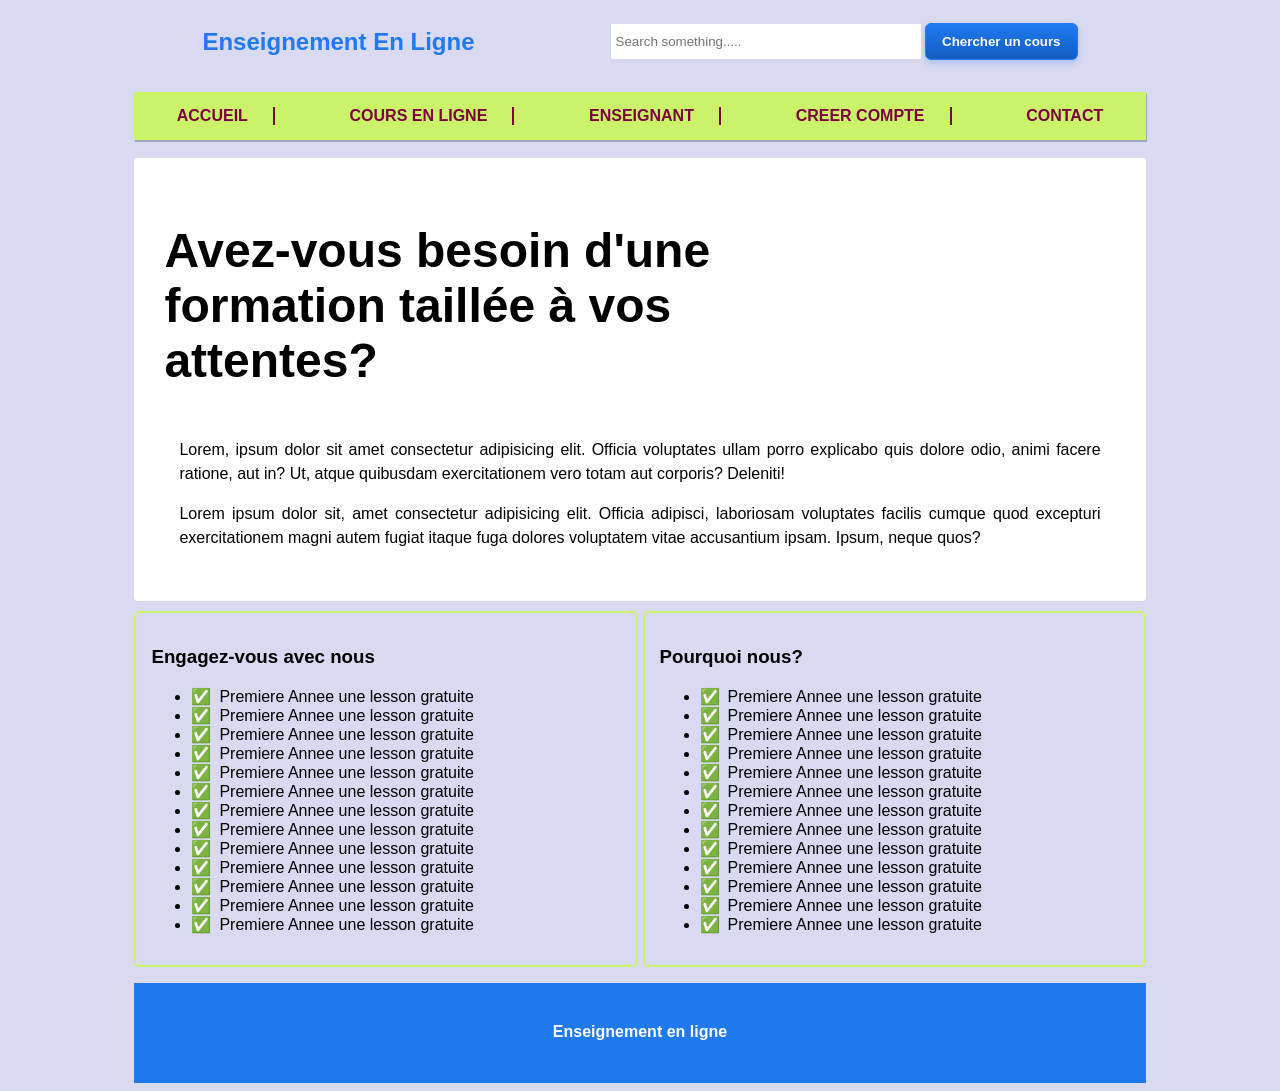
<file: index.html>
<!DOCTYPE html>
<html lang="en">
    <head>
        <meta charset="utf-8"/>
        <meta name="viewport" content="width=device-width, initial-scale=1"/>
        <title>Cascading Style Sheet - CSS</title>
        <link rel="stylesheet" href="css/styles.css">
    </head>
    <body>
        <!-- Commencement de l'entete du document web -->
        <header id="entete_pge">
            <nav id="navigation">
                <div class="contenaire-logo">
                    <h1 class="logo-text">Enseignement en ligne</h1>
                    <form action="#" method="post" class="formSearch">
                        <input type="text" id="input-chercher" placeholder="Search something.....">
                        <input type="submit" value="Chercher un cours" class="input-btn">
                    </form> 
                </div>

                <ul class="menu">
                    <li class="menu_item">
                        <a href="acceuil.html" class="menu_item-link">Accueil</a>
                    </li>
                    <li class="menu_item">
                        <a href="coursenligne.html" class="menu_item-link">Cours en ligne</a>
                    </li>
                    <li class="menu_item">
                        <a href="enseignant.html" class="menu_item-link">Enseignant</a>
                    </li>
                    <li class="menu_item">
                        <a href="creercompte.html" class="menu_item-link">creer compte</a>
                    </li>
                    <li class="menu_item">
                        <a href="contact.html" class="menu_item-link">Contact</a>
                    </li>
                </ul>
            </nav>
        </header>

        <!-- Le contenaire principal du document web -->
         <main>
            <section class="section-enseignement">
                <h2 class="titre_enseignement">Avez-vous besoin d'une formation taillée à vos attentes?</h2>
                <p class="paragraphe_enseignement">
                    Lorem, ipsum dolor sit amet consectetur 
                    adipisicing elit. Officia voluptates ullam porro explicabo quis dolore odio, animi facere ratione, 
                    aut in? Ut, atque quibusdam exercitationem vero totam aut corporis? Deleniti!
                </p>

                <p class="paragraphe_enseignement">
                    Lorem ipsum dolor sit, amet consectetur adipisicing elit. 
                    Officia adipisci, laboriosam voluptates facilis cumque quod excepturi exercitationem magni autem 
                    fugiat itaque fuga dolores voluptatem vitae accusantium ipsam. Ipsum, neque quos?
                </p>

            </section>

            <section class="section-box">
                <div class="box-left">
                    <h3>Engagez-vous avec nous</h3>
                    <ul>
                        <li><span class="item-icon">✅</span>Premiere Annee une lesson gratuite</li>
                        <li><span class="item-icon">✅</span>Premiere Annee une lesson gratuite</li>
                        <li><span class="item-icon">✅</span>Premiere Annee une lesson gratuite</li>
                        <li><span class="item-icon">✅</span>Premiere Annee une lesson gratuite</li>
                        <li><span class="item-icon">✅</span>Premiere Annee une lesson gratuite</li>
                        <li><span class="item-icon">✅</span>Premiere Annee une lesson gratuite</li>
                        <li><span class="item-icon">✅</span>Premiere Annee une lesson gratuite</li>
                        <li><span class="item-icon">✅</span>Premiere Annee une lesson gratuite</li>
                        <li><span class="item-icon">✅</span>Premiere Annee une lesson gratuite</li>
                        <li><span class="item-icon">✅</span>Premiere Annee une lesson gratuite</li>
                        <li><span class="item-icon">✅</span>Premiere Annee une lesson gratuite</li>
                        <li><span class="item-icon">✅</span>Premiere Annee une lesson gratuite</li>
                        <li><span class="item-icon">✅</span>Premiere Annee une lesson gratuite</li>
                    </ul>
                </div>
                <div class="box-right">
                    <h3>Pourquoi nous?</h3>
                    <ul>
                        <li><span class="item-icon">✅</span>Premiere Annee une lesson gratuite</li>
                        <li><span class="item-icon">✅</span>Premiere Annee une lesson gratuite</li>
                        <li><span class="item-icon">✅</span>Premiere Annee une lesson gratuite</li>
                        <li><span class="item-icon">✅</span>Premiere Annee une lesson gratuite</li>
                        <li><span class="item-icon">✅</span>Premiere Annee une lesson gratuite</li>
                        <li><span class="item-icon">✅</span>Premiere Annee une lesson gratuite</li>
                        <li><span class="item-icon">✅</span>Premiere Annee une lesson gratuite</li>
                        <li><span class="item-icon">✅</span>Premiere Annee une lesson gratuite</li>
                        <li><span class="item-icon">✅</span>Premiere Annee une lesson gratuite</li>
                        <li><span class="item-icon">✅</span>Premiere Annee une lesson gratuite</li>
                        <li><span class="item-icon">✅</span>Premiere Annee une lesson gratuite</li>
                        <li><span class="item-icon">✅</span>Premiere Annee une lesson gratuite</li>
                        <li><span class="item-icon">✅</span>Premiere Annee une lesson gratuite</li>
                    </ul>

                </div>
            </section>

         </main>

         <!-- Le pieds de page -->
        <footer style="background-color: #1f79ef; font-weight: bold; color: white; text-align: center;">
            <p style="padding: 40px;">Enseignement en ligne</p>
        </footer>


    </body>


</html>
</file>
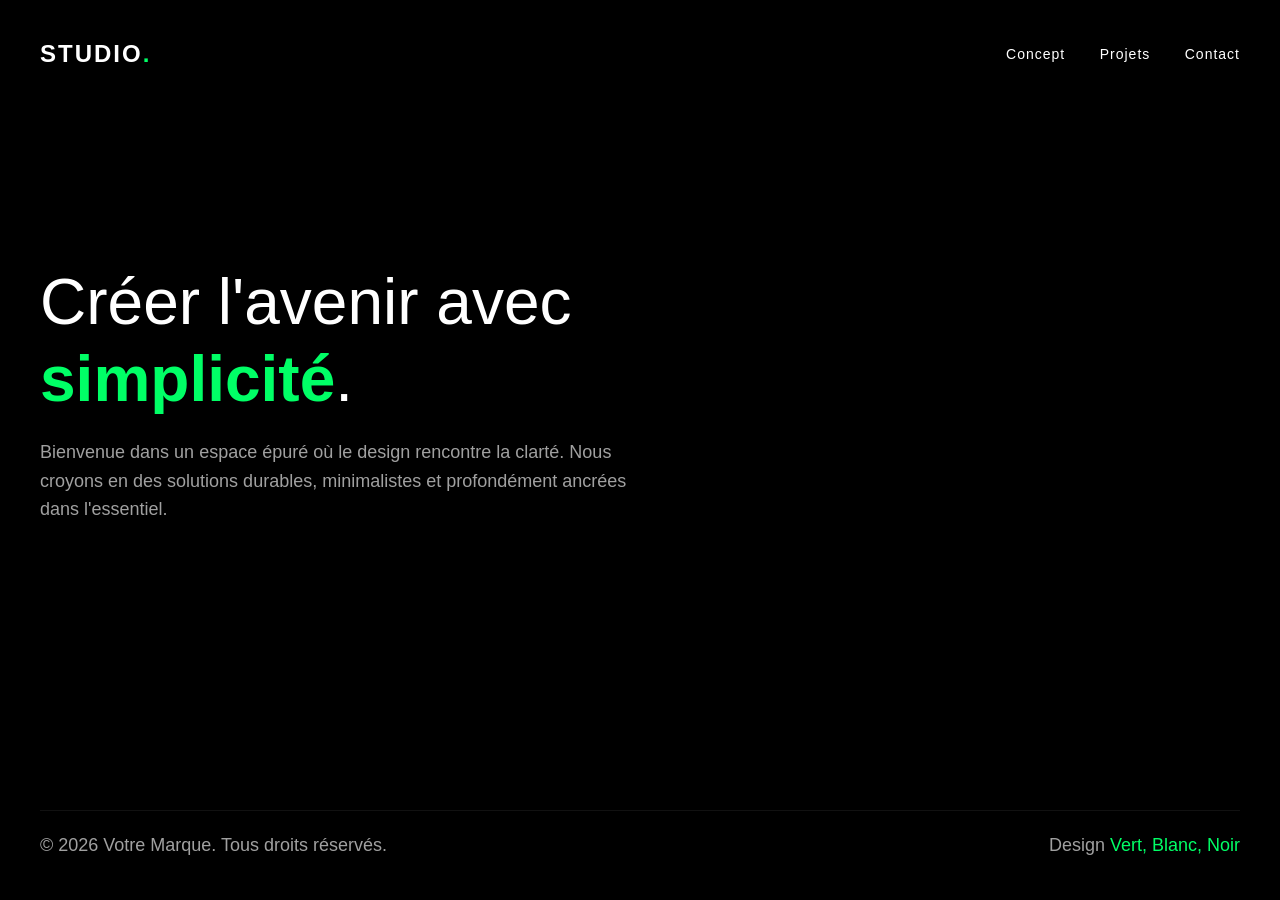
<file: acceuil.html>
<!DOCTYPE html>
<html lang="fr">
<head>
    <meta charset="UTF-8">
    <meta name="viewport" content="width=device-width, initial-scale=1.0">
    <title>Accueil Minimaliste</title>
    <style>
        * {
            margin: 0;
            padding: 0;
            box-sizing: border-box;
            font-family: 'Segoe UI', Tahoma, Geneva, Verdana, sans-serif;
        }

        body {
            background-color: #000000; /* Noir */
            color: #ffffff; /* Blanc */
            height: 100vh;
            display: flex;
            flex-direction: column;
            justify-content: space-between;
            padding: 40px;
        }

        header {
            display: flex;
            justify-content: space-between;
            align-items: center;
        }

        .logo {
            font-size: 24px;
            font-weight: bold;
            letter-spacing: 2px;
        }

        .logo span {
            color: #00ff66; /* Vert éclatant */
        }

        nav a {
            color: #ffffff;
            text-decoration: none;
            margin-left: 30px;
            font-size: 14px;
            letter-spacing: 1px;
            transition: color 0.3s ease;
        }

        nav a:hover {
            color: #00ff66; /* Devient vert au survol */
        }

        main {
            max-width: 800px;
            margin-top: -10vh; /* Centre légèrement vers le haut pour l'esthétique */
        }

        h1 {
            font-size: 64px;
            font-weight: 300;
            line-height: 1.2;
            margin-bottom: 20px;
        }

        h1 span {
            color: #00ff66;
            font-weight: 700;
        }

        p {
            font-size: 18px;
            color: #a0a0a0; /* Blanc estompé pour le contraste */
            max-width: 600px;
            line-height: 1.6;
        }

        footer {
            display: flex;
            justify-content: space-between;
            font-size: 12px;
            color: #444444; /* Noir/Gris très sombre pour la discrétion */
            border-top: 1px solid #111111;
            padding-top: 20px;
        }

        footer span {
            color: #00ff66;
        }
    </style>
</head>
<body>

    <header>
        <div class="logo">STUDIO<span>.</span></div>
        <nav>
            <a href="#">Concept</a>
            <a href="#">Projets</a>
            <a href="#">Contact</a>
        </nav>
    </header>

    <main>
        <h1>Créer l'avenir avec <span>simplicité</span>.</h1>
        <p>Bienvenue dans un espace épuré où le design rencontre la clarté. Nous croyons en des solutions durables, minimalistes et profondément ancrées dans l'essentiel.</p>
    </main>

    <footer>
        <p>&copy; 2026 Votre Marque. Tous droits réservés.</p>
        <p>Design <span>Vert, Blanc, Noir</span></p>
    </footer>

</body>
</html>
</file>
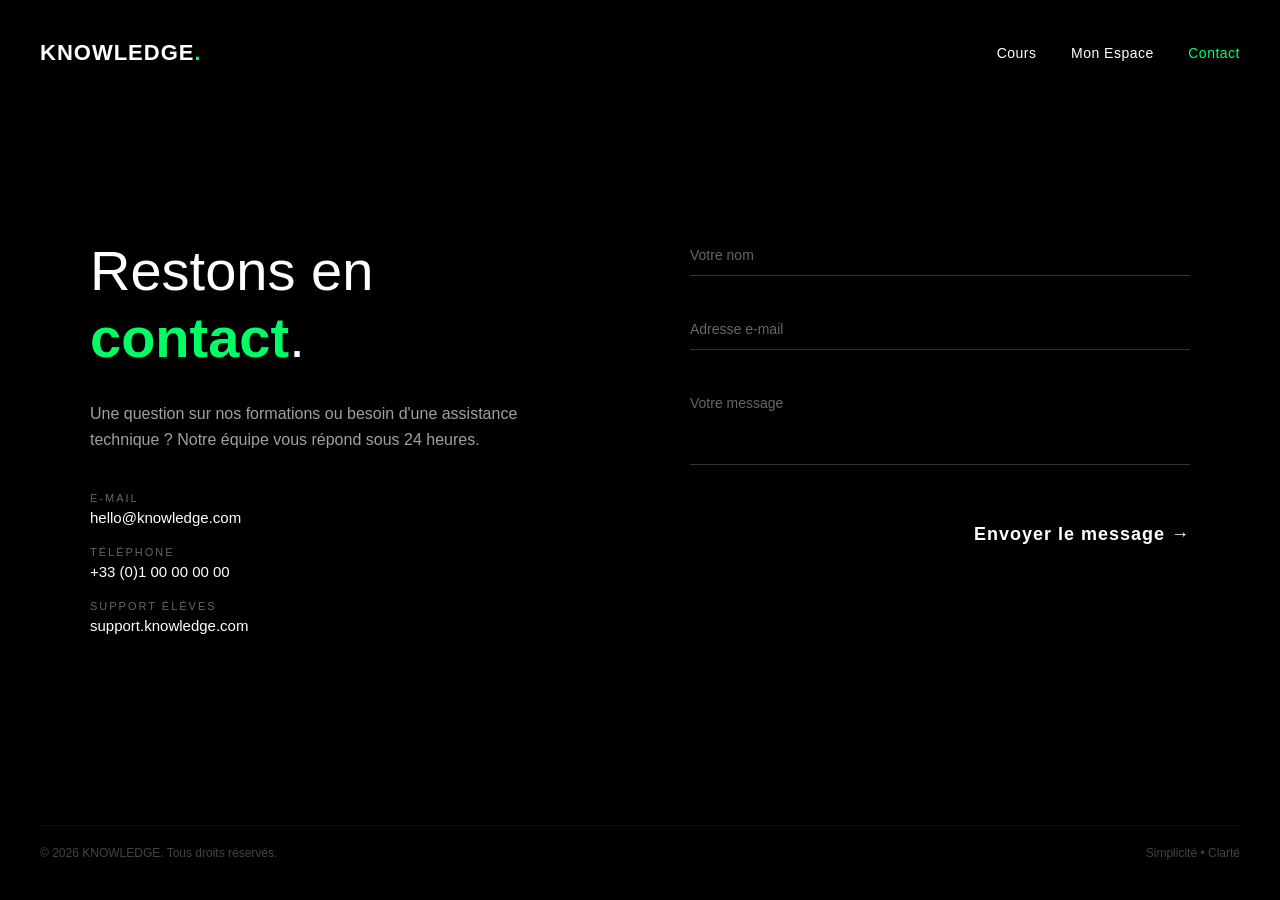
<file: contact.html>
<!DOCTYPE html>
<html lang="fr">
<head>
    <meta charset="UTF-8">
    <meta name="viewport" content="width=device-width, initial-scale=1.0">
    <title>KNOWLEDGE - Contact</title>
    <style>
        * {
            margin: 0;
            padding: 0;
            box-sizing: border-box;
            font-family: 'Segoe UI', Tahoma, Geneva, Verdana, sans-serif;
        }

        body {
            background-color: #000000; /* Noir */
            color: #ffffff; /* Blanc */
            height: 100vh;
            display: flex;
            flex-direction: column;
            justify-content: space-between;
            padding: 40px;
        }

        header {
            display: flex;
            justify-content: space-between;
            align-items: center;
        }

        .logo {
            font-size: 22px;
            font-weight: bold;
            letter-spacing: 1px;
            text-decoration: none;
            color: #ffffff;
        }

        .logo span {
            color: #00ff66; /* Vert */
        }

        nav a {
            color: #ffffff;
            text-decoration: none;
            margin-left: 30px;
            font-size: 14px;
            letter-spacing: 0.5px;
            transition: color 0.3s ease;
        }

        nav a:hover, nav a.active {
            color: #00ff66;
        }

        /* Structure en deux colonnes pour le contact */
        main {
            display: grid;
            grid-template-columns: 1fr 1fr;
            gap: 100px;
            max-width: 1100px;
            width: 100%;
            margin: auto;
        }

        h1 {
            font-size: 56px;
            font-weight: 300;
            line-height: 1.2;
            margin-bottom: 30px;
        }

        h1 span {
            font-weight: 700;
            color: #00ff66;
        }

        .info-col p {
            color: #a0a0a0;
            font-size: 16px;
            line-height: 1.6;
            margin-bottom: 40px;
        }

        .contact-details {
            list-style: none;
        }

        .contact-details li {
            margin-bottom: 20px;
            font-size: 15px;
        }

        .contact-details label {
            display: block;
            font-size: 11px;
            color: #666666;
            text-transform: uppercase;
            letter-spacing: 2px;
            margin-bottom: 5px;
        }

        .contact-details a {
            color: #ffffff;
            text-decoration: none;
            transition: color 0.3s;
        }

        .contact-details a:hover {
            color: #00ff66;
        }

        /* Formulaire de contact épuré */
        .form-col form {
            display: flex;
            flex-direction: column;
        }

        .input-group {
            position: relative;
            margin-bottom: 35px;
        }

        .input-group input, 
        .input-group textarea {
            width: 100%;
            background: transparent;
            border: none;
            border-bottom: 1px solid #333333;
            padding: 10px 0;
            font-size: 16px;
            color: #ffffff;
            outline: none;
            transition: border-color 0.4s ease;
        }

        /* Ajustement spécifique pour la zone de texte du message */
        .input-group textarea {
            height: 80px;
            resize: none;
        }

        .input-group input:focus,
        .input-group textarea:focus {
            border-bottom: 1px solid #00ff66;
        }

        .input-group label {
            position: absolute;
            left: 0;
            top: 10px;
            color: #666666;
            pointer-events: none;
            transition: all 0.3s ease;
            font-size: 14px;
        }

        .input-group input:focus ~ label,
        .input-group input:valid ~ label,
        .input-group textarea:focus ~ label,
        .input-group textarea:valid ~ label {
            top: -15px;
            font-size: 11px;
            color: #00ff66;
            letter-spacing: 1px;
        }

        .submit-container {
            margin-top: 20px;
            text-align: right;
        }

        .submit-link {
            font-size: 18px;
            font-weight: 600;
            color: #ffffff;
            text-decoration: none;
            letter-spacing: 1px;
            background: none;
            border: none;
            cursor: pointer;
            transition: color 0.3s ease;
        }

        .submit-link:hover {
            color: #00ff66;
        }

        footer {
            display: flex;
            justify-content: space-between;
            font-size: 12px;
            color: #444444;
            border-top: 1px solid #111111;
            padding-top: 20px;
        }
    </style>
</head>
<body>

    <!-- En-tête -->
    <header>
        <a href="#" class="logo">KNOWLEDGE<span>.</span></a>
        <nav>
            <a href="#">Cours</a>
            <a href="#">Mon Espace</a>
            <a href="#" class="active">Contact</a>
        </nav>
    </header>

    <!-- Contenu Principal -->
    <main>
        <!-- Colonne gauche : Informations -->
        <div class="info-col">
            <h1>Restons en <span>contact</span>.</h1>
            <p>Une question sur nos formations ou besoin d'une assistance technique ? Notre équipe vous répond sous 24 heures.</p>
            
            <ul class="contact-details">
                <li>
                    <label>E-mail</label>
                    <a href="mailto:hello@knowledge.com">hello@knowledge.com</a>
                </li>
                <li>
                    <label>Téléphone</label>
                    <a href="tel:+33100000000">+33 (0)1 00 00 00 00</a>
                </li>
                <li>
                    <label>Support Éléves</label>
                    <a href="#">support.knowledge.com</a>
                </li>
            </ul>
        </div>

        <!-- Colonne droite : Formulaire sans bouton -->
        <div class="form-col">
            <form action="#" method="POST">
                
                <div class="input-group">
                    <input type="text" required>
                    <label>Votre nom</label>
                </div>

                <div class="input-group">
                    <input type="email" required>
                    <label>Adresse e-mail</label>
                </div>

                <div class="input-group">
                    <textarea required></textarea>
                    <label>Votre message</label>
                </div>

                <div class="submit-container">
                    <button type="submit" class="submit-link">Envoyer le message &#8594;</button>
                </div>

            </form>
        </div>
    </main>

    <!-- Pied de page -->
    <footer>
        <p>&copy; 2026 KNOWLEDGE. Tous droits réservés.</p>
        <p>Simplicité &bull; Clarté</p>
    </footer>

</body>
</html>
</file>
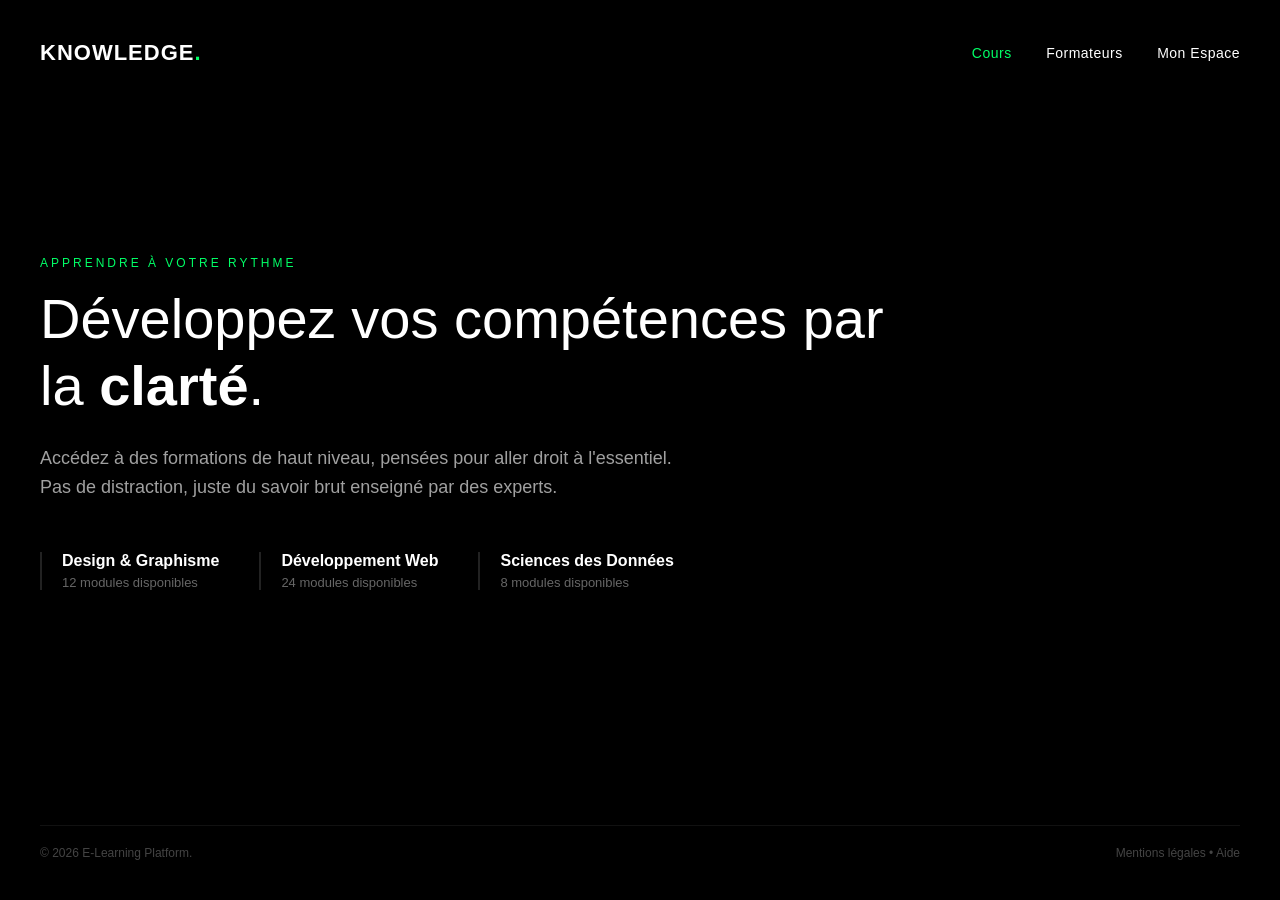
<file: coursenligne.html>
<!DOCTYPE html>
<html lang="fr">
<head>
    <meta charset="UTF-8">
    <meta name="viewport" content="width=device-width, initial-scale=1.0">
    <title>Académie En Ligne - Accueil</title>
    <style>
        * {
            margin: 0;
            padding: 0;
            box-sizing: border-box;
            font-family: 'Segoe UI', Tahoma, Geneva, Verdana, sans-serif;
        }

        body {
            background-color: #000000; /* Noir */
            color: #ffffff; /* Blanc */
            height: 100vh;
            display: flex;
            flex-direction: column;
            justify-content: space-between;
            padding: 40px;
        }

        header {
            display: flex;
            justify-content: space-between;
            align-items: center;
        }

        .logo {
            font-size: 22px;
            font-weight: bold;
            letter-spacing: 1px;
        }

        .logo span {
            color: #00ff66; /* Vert */
        }

        nav a {
            color: #ffffff;
            text-decoration: none;
            margin-left: 30px;
            font-size: 14px;
            letter-spacing: 0.5px;
            transition: color 0.3s ease;
        }

        nav a:hover, nav a.active {
            color: #00ff66; /* Accent vert au survol */
        }

        main {
            max-width: 900px;
            margin-top: -5vh;
        }

        .sur-titre {
            font-size: 12px;
            text-transform: uppercase;
            letter-spacing: 3px;
            color: #00ff66; /* Vert */
            margin-bottom: 15px;
        }

        h1 {
            font-size: 56px;
            font-weight: 300;
            line-height: 1.2;
            margin-bottom: 25px;
        }

        h1 span {
            font-weight: 700;
        }

        .intro {
            font-size: 18px;
            color: #a0a0a0; /* Blanc adouci */
            max-width: 650px;
            line-height: 1.6;
            margin-bottom: 50px;
        }

        /* Section des filières / cours (remplace les boutons) */
        .categories {
            display: flex;
            gap: 40px;
        }

        .cat-item {
            border-left: 2px solid #222222;
            padding-left: 20px;
            transition: border-color 0.3s ease;
            text-decoration: none;
            color: inherit;
        }

        .cat-item:hover {
            border-color: #00ff66; /* Le bord devient vert au survol */
        }

        .cat-item h3 {
            font-size: 16px;
            font-weight: 600;
            margin-bottom: 5px;
        }

        .cat-item p {
            font-size: 13px;
            color: #666666;
        }

        footer {
            display: flex;
            justify-content: space-between;
            font-size: 12px;
            color: #444444;
            border-top: 1px solid #111111;
            padding-top: 20px;
        }

        footer a {
            color: #444444;
            text-decoration: none;
        }
        
        footer a:hover {
            color: #00ff66;
        }
    </style>
</head>
<body>

    <!-- En-tête de la plateforme -->
    <header>
        <div class="logo">KNOWLEDGE<span>.</span></div>
        <nav>
            <a href="#" class="active">Cours</a>
            <a href="#">Formateurs</a>
            <a href="#">Mon Espace</a>
        </nav>
    </header>

    <!-- Contenu Principal -->
    <main>
        <div class="sur-titre">Apprendre à votre rythme</div>
        <h1>Développez vos compétences par la <span>clarté</span>.</h1>
        <p class="intro">Accédez à des formations de haut niveau, pensées pour aller droit à l'essentiel. Pas de distraction, juste du savoir brut enseigné par des experts.</p>
        
        <!-- Navigation vers les disciplines (Liens textuels verticaux) -->
        <div class="categories">
            <a href="#" class="cat-item">
                <h3>Design & Graphisme</h3>
                <p>12 modules disponibles</p>
            </a>
            <a href="#" class="cat-item">
                <h3>Développement Web</h3>
                <p>24 modules disponibles</p>
            </a>
            <a href="#" class="cat-item">
                <h3>Sciences des Données</h3>
                <p>8 modules disponibles</p>
            </a>
        </div>
    </main>

    <!-- Pied de page discret -->
    <footer>
        <p>&copy; 2026 E-Learning Platform.</p>
        <p><a href="#">Mentions légales</a> &bull; <a href="#">Aide</a></p>
    </footer>

</body>
</html>
</file>
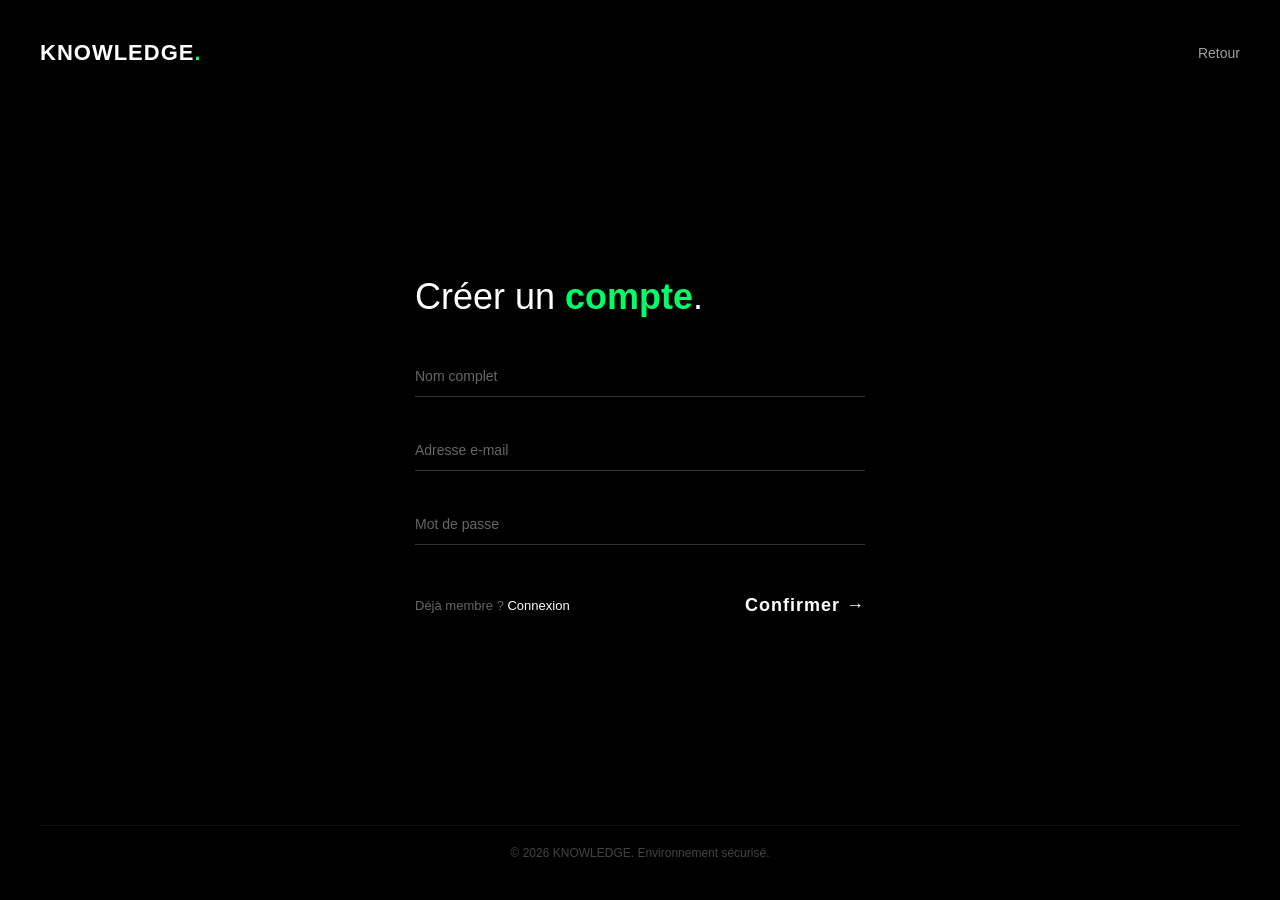
<file: creercompte.html>
<!DOCTYPE html>
<html lang="fr">
<head>
    <meta charset="UTF-8">
    <meta name="viewport" content="width=device-width, initial-scale=1.0">
    <title>KNOWLEDGE - Créer un compte</title>
    <style>
        * {
            margin: 0;
            padding: 0;
            box-sizing: border-box;
            font-family: 'Segoe UI', Tahoma, Geneva, Verdana, sans-serif;
        }

        body {
            background-color: #000000; /* Noir */
            color: #ffffff; /* Blanc */
            height: 100vh;
            display: flex;
            flex-direction: column;
            justify-content: space-between;
            padding: 40px;
        }

        header {
            display: flex;
            justify-content: space-between;
            align-items: center;
        }

        .logo {
            font-size: 22px;
            font-weight: bold;
            letter-spacing: 1px;
            text-decoration: none;
            color: #ffffff;
        }

        .logo span {
            color: #00ff66; /* Vert */
        }

        .back-link {
            color: #a0a0a0;
            text-decoration: none;
            font-size: 14px;
            transition: color 0.3s;
        }

        .back-link:hover {
            color: #00ff66;
        }

        main {
            max-width: 450px;
            width: 100%;
            margin: auto; /* Centre verticalement et horizontalement le formulaire */
        }

        h1 {
            font-size: 36px;
            font-weight: 300;
            line-height: 1.2;
            margin-bottom: 40px;
        }

        h1 span {
            font-weight: 700;
            color: #00ff66;
        }

        /* Style des champs de saisie ultra-simples */
        .input-group {
            position: relative;
            margin-bottom: 35px;
        }

        .input-group input {
            width: 100%;
            background: transparent;
            border: none;
            border-bottom: 1px solid #333333; /* Ligne grise par défaut */
            padding: 10px 0;
            font-size: 16px;
            color: #ffffff;
            outline: none;
            transition: border-color 0.4s ease;
        }

        /* Quand on clique dans le champ, la ligne devient verte */
        .input-group input:focus {
            border-bottom: 1px solid #00ff66;
        }

        .input-group label {
            position: absolute;
            left: 0;
            top: 10px;
            color: #666666;
            pointer-events: none;
            transition: all 0.3s ease;
            font-size: 14px;
        }

        /* Animation du label qui monte quand le champ est rempli ou focus */
        .input-group input:focus ~ label,
        .input-group input:valid ~ label {
            top: -15px;
            font-size: 11px;
            color: #00ff66;
            letter-spacing: 1px;
        }

        /* Remplacement du bouton par un lien de validation textuel */
        .submit-container {
            margin-top: 50px;
            display: flex;
            justify-content: space-between;
            align-items: center;
        }

        .submit-link {
            font-size: 18px;
            font-weight: 600;
            color: #ffffff;
            text-decoration: none;
            letter-spacing: 1px;
            transition: color 0.3s ease;
            background: none;
            border: none;
            cursor: pointer;
        }

        .submit-link:hover {
            color: #00ff66; /* Devient vert au survol */
        }

        .switch-mode {
            font-size: 13px;
            color: #666666;
        }

        .switch-mode a {
            color: #ffffff;
            text-decoration: none;
        }

        .switch-mode a:hover {
            color: #00ff66;
        }

        footer {
            text-align: center;
            font-size: 12px;
            color: #444444;
            border-top: 1px solid #111111;
            padding-top: 20px;
        }
    </style>
</head>
<body>

    <!-- En-tête -->
    <header>
        <a href="#" class="logo">KNOWLEDGE<span>.</span></a>
        <a href="#" class="back-link">Retour</a>
    </header>

    <!-- Formulaire d'inscription -->
    <main>
        <h1>Créer un <span>compte</span>.</h1>
        
        <form action="#" method="POST">
            
            <div class="input-group">
                <input type="text" required>
                <label>Nom complet</label>
            </div>

            <div class="input-group">
                <input type="email" required>
                <label>Adresse e-mail</label>
            </div>

            <div class="input-group">
                <input type="password" required>
                <label>Mot de passe</label>
            </div>

            <!-- Zone de validation sans bouton traditionnel -->
            <div class="submit-container">
                <span class="switch-mode">Déjà membre ? <a href="#">Connexion</a></span>
                <!-- Utilisation d'un élément type button mais stylisé à 100% comme un lien textuel -->
                <button type="submit" class="submit-link">Confirmer &#8594;</button>
            </div>

        </form>
    </main>

    <!-- Pied de page -->
    <footer>
        <p>&copy; 2026 KNOWLEDGE. Environnement sécurisé.</p>
    </footer>

</body>
</html>
</file>
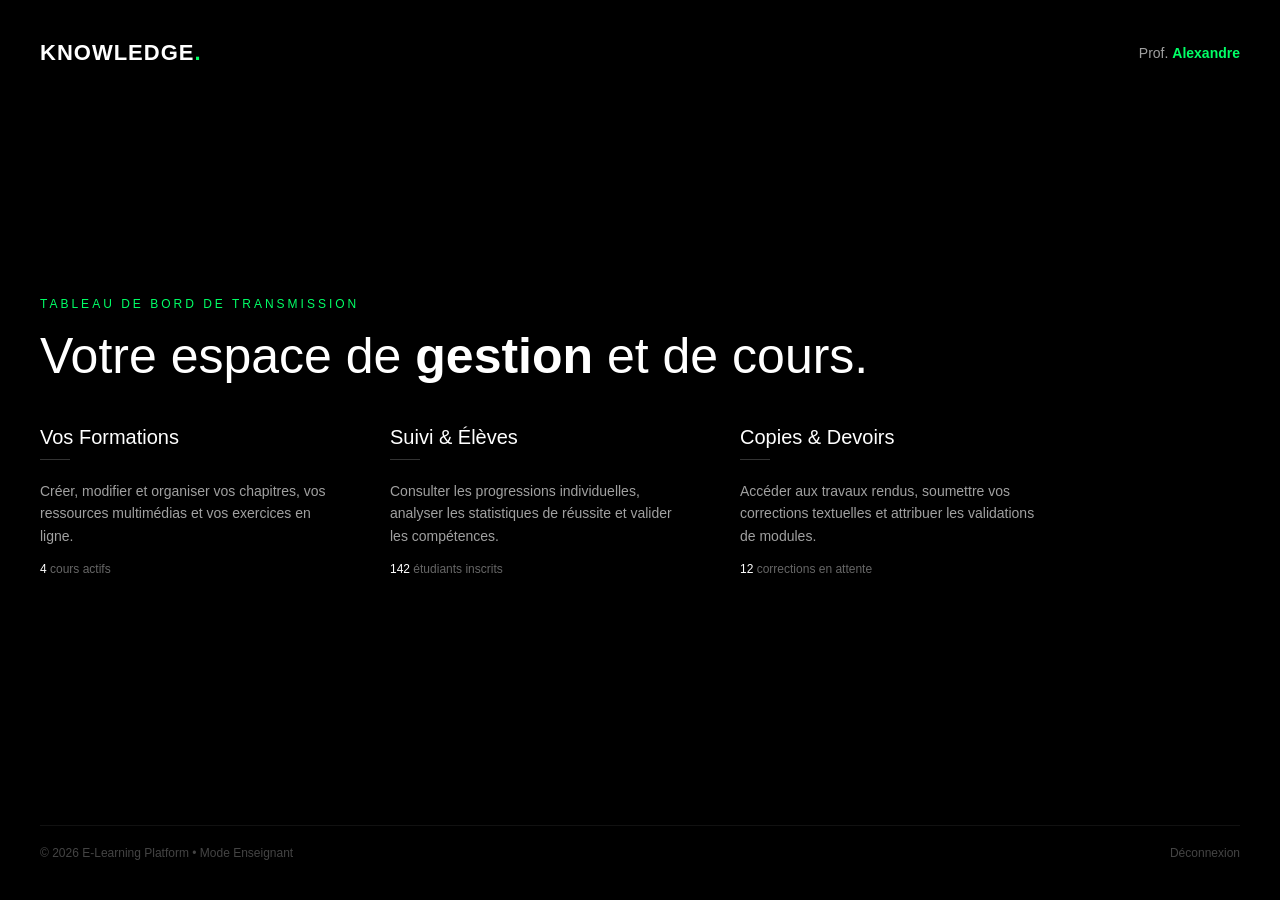
<file: enseignant.html>
<!DOCTYPE html>
<html lang="fr">
<head>
    <meta charset="UTF-8">
    <meta name="viewport" content="width=device-width, initial-scale=1.0">
    <title>Espace Enseignant - Dashboard</title>
    <style>
        * {
            margin: 0;
            padding: 0;
            box-sizing: border-box;
            font-family: 'Segoe UI', Tahoma, Geneva, Verdana, sans-serif;
        }

        body {
            background-color: #000000; /* Noir */
            color: #ffffff; /* Blanc */
            height: 100vh;
            display: flex;
            flex-direction: column;
            justify-content: space-between;
            padding: 40px;
        }

        header {
            display: flex;
            justify-content: space-between;
            align-items: center;
        }

        .logo {
            font-size: 22px;
            font-weight: bold;
            letter-spacing: 1px;
        }

        .logo span {
            color: #00ff66; /* Vert */
        }

        .user-profile {
            font-size: 14px;
            color: #a0a0a0;
        }

        .user-profile span {
            color: #00ff66;
            font-weight: 600;
        }

        main {
            max-width: 1000px;
            margin-top: -2vh;
        }

        .sur-titre {
            font-size: 12px;
            text-transform: uppercase;
            letter-spacing: 3px;
            color: #00ff66;
            margin-bottom: 15px;
        }

        h1 {
            font-size: 50px;
            font-weight: 300;
            line-height: 1.2;
            margin-bottom: 40px;
        }

        h1 span {
            font-weight: 700;
        }

        /* Grille d'actions pour l'enseignant (sans boutons) */
        .grid-enseignant {
            display: grid;
            grid-template-columns: repeat(3, 1fr);
            gap: 50px;
        }

        .section-link {
            text-decoration: none;
            color: inherit;
            display: block;
            transition: transform 0.2s ease;
        }

        .section-link:hover .line-accent {
            width: 100%;
            background-color: #00ff66;
        }

        .section-link h2 {
            font-size: 20px;
            font-weight: 400;
            margin-bottom: 10px;
        }

        /* Fine ligne sous les titres qui s'anime au survol */
        .line-accent {
            width: 30px;
            height: 1px;
            background-color: #333333;
            margin-bottom: 20px;
            transition: all 0.4s ease;
        }

        .section-link p {
            font-size: 14px;
            color: #a0a0a0;
            line-height: 1.6;
        }

        .stat-discrete {
            margin-top: 15px;
            font-size: 12px;
            color: #666666;
        }

        .stat-discrete span {
            color: #ffffff;
        }

        footer {
            display: flex;
            justify-content: space-between;
            font-size: 12px;
            color: #444444;
            border-top: 1px solid #111111;
            padding-top: 20px;
        }

        footer a {
            color: #444444;
            text-decoration: none;
        }

        footer a:hover {
            color: #00ff66;
        }
    </style>
</head>
<body>

    <!-- En-tête de l'espace enseignant -->
    <header>
        <div class="logo">KNOWLEDGE<span>.</span></div>
        <div class="user-profile">Prof. <span>Alexandre</span></div>
    </header>

    <!-- Contenu Principal -->
    <main>
        <div class="sur-titre">Tableau de bord de transmission</div>
        <h1>Votre espace de <span>gestion</span> et de cours.</h1>
        
        <!-- Menu principal sous forme de blocs textuels épurés -->
        <div class="grid-enseignant">
            
            <!-- Bloc 1 : Gestion des cours -->
            <a href="#" class="section-link">
                <h2>Vos Formations</h2>
                <div class="line-accent"></div>
                <p>Créer, modifier et organiser vos chapitres, vos ressources multimédias et vos exercices en ligne.</p>
                <div class="stat-discrete"><span>4</span> cours actifs</div>
            </a>

            <!-- Bloc 2 : Suivi des étudiants -->
            <a href="#" class="section-link">
                <h2>Suivi & Élèves</h2>
                <div class="line-accent"></div>
                <p>Consulter les progressions individuelles, analyser les statistiques de réussite et valider les compétences.</p>
                <div class="stat-discrete"><span>142</span> étudiants inscrits</div>
            </a>

            <!-- Bloc 3 : Évaluations -->
            <a href="#" class="section-link">
                <h2>Copies & Devoirs</h2>
                <div class="line-accent"></div>
                <p>Accéder aux travaux rendus, soumettre vos corrections textuelles et attribuer les validations de modules.</p>
                <div class="stat-discrete"><span>12</span> corrections en attente</div>
            </a>

        </div>
    </main>

    <!-- Pied de page -->
    <footer>
        <p>&copy; 2026 E-Learning Platform &bull; Mode Enseignant</p>
        <p><a href="#">Déconnexion</a></p>
    </footer>

</body>
</html>
</file>
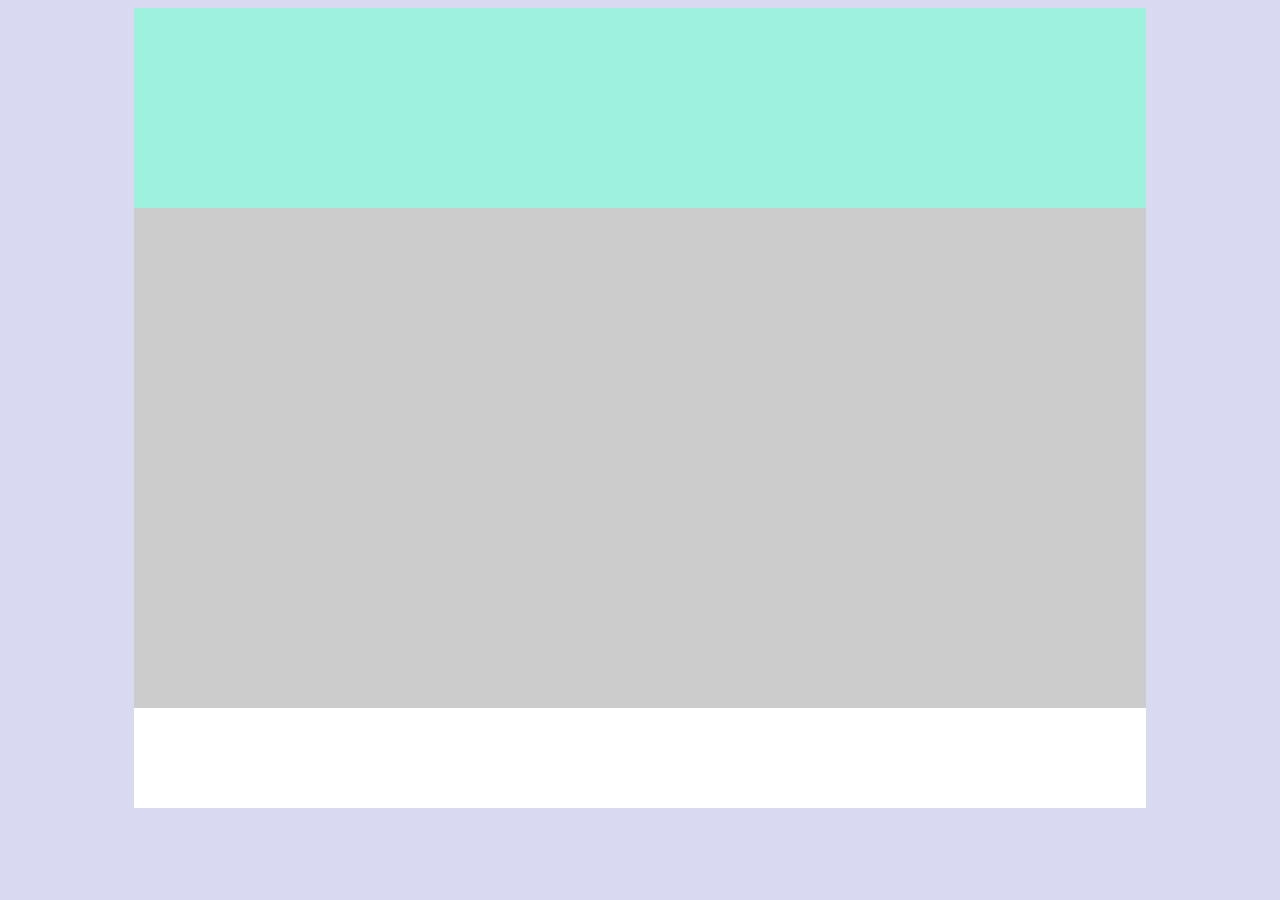
<file: index_html_inline_css.html>
<!DOCTYPE html>
<html lang="en">
    <head>
        <meta charset="utf-8"/>
        <title>Cascading Style Sheet - CSS</title>
    </head>
    <body style="background-color: #d9d9f1;">
        <!-- Commencement de l'entete du document web -->
        <header 
            style="background-color: #7fffd4a9; 
            width: 80%; height: 200px; margin: 0 auto;">

        </header>

        <!-- Le contenaire principal du document web -->
         <main style="background-color: #ccc; 
            width: 80%; height: 500px; margin: 0 auto;">

         </main>

         <!-- Le pieds de page -->
        <footer style="width: 80%; 
            height: 100px; margin: 0 auto; 
            background-color: white;">

        </footer>


    </body>


</html>
</file>
<file: css/styles.css>
body{
    background-color: #d9d9f1;  
    font-family:  Arial, monospace;
}

/* Style pour la navigation */
#navigation{
    display: flex;
    flex-direction: column;
    justify-content: start;
    /* align-items: center; */

}

.contenaire-logo{
    display: flex;
    justify-content: space-around;
    align-items: center;

}

.logo-text{
    text-transform: capitalize;
    color: #1f79ef;
}

.menu{
    display: flex;
    justify-content: space-around;
    align-items: center;
    list-style: none;
    background-color: #caf36a;
    padding: 15px 5px;
    box-shadow: 1px 2px rgba(2, 17, 37, 0.26);

}
.menu_item{
    text-transform: uppercase;
    font-weight: bold;
    color: #7c023f;   
}
.menu_item:hover, .menu_item:focus, .menu_item.active{
   color: #1f79ef; 
   font-weight: 300;
   transition: all 0.3ms;
}
.menu_item:not(:last-child){
    border-right: 2px solid #7c023f;
    padding-right: 25px;
}

.menu_item-link{
    text-decoration: none;
    color: unset;
}

.formSearch #input-chercher {
    padding: 10px 5px;
    outline: none;
    border: none;
    width: 300px;
}
button,
.input-btn,
input[type="submit"],
input[type="button"] {
    cursor: pointer;
    font-weight: 800;
    padding: 10px 16px;
    border-radius: 6px;
    background: linear-gradient(180deg, #1f79ef 0%, #135dc2 100%);
    color: white;
    border: 1px solid #1f79ef;
    box-shadow: 0 3px 6px rgba(31, 121, 239, 0.25);
    transition: background 0.3s ease, transform 0.2s ease, box-shadow 0.3s ease;
}

button:hover,
button:focus,
.input-btn:hover,
.input-btn:focus,
input[type="submit"]:hover,
input[type="submit"]:focus,
input[type="button"]:hover,
input[type="button"]:focus {
    background: linear-gradient(180deg, #135dc2 0%, #0d47a1 100%);
    transform: translateY(-1px);
    box-shadow: 0 6px 12px rgba(13, 71, 161, 0.35);
    outline: none;
}
/* Fin style navigation */

#entete_pge{
    /* background-color: #7fffd4a9;   */
    height: 150px; 

}

main{
    /* background-color: #ccc;     */
    height: auto;
}
.section-enseignement{
    background-color: white;
    border-radius: 4px;
    text-align: justify;
    padding: 15px 25px;
    padding-bottom: 35px;
}
.titre_enseignement{
    font-size: 48px;
    padding: 10px 5px;
    width: 70%;
    text-align: left;
}
.paragraphe_enseignement{
    line-height: 1.5;
    padding:  0 20px;
}

.item-icon{
    margin-right: 8px;
}

.section-box{
    display: flex;
    justify-content: flex-start;
    margin: 10px 0;
    
}

.box-left,.box-right{
    border: 2px solid #caf36a;
    border-radius: 6px;
    width: 50%;
    padding: 15px;

}
.box-left{
    margin-right: 5px;
}

footer{
    height: 100px; 
    background-color: white;
}

footer,main,#entete_pge{
    width: 80%;
    margin: 0 auto;
}
</file>
